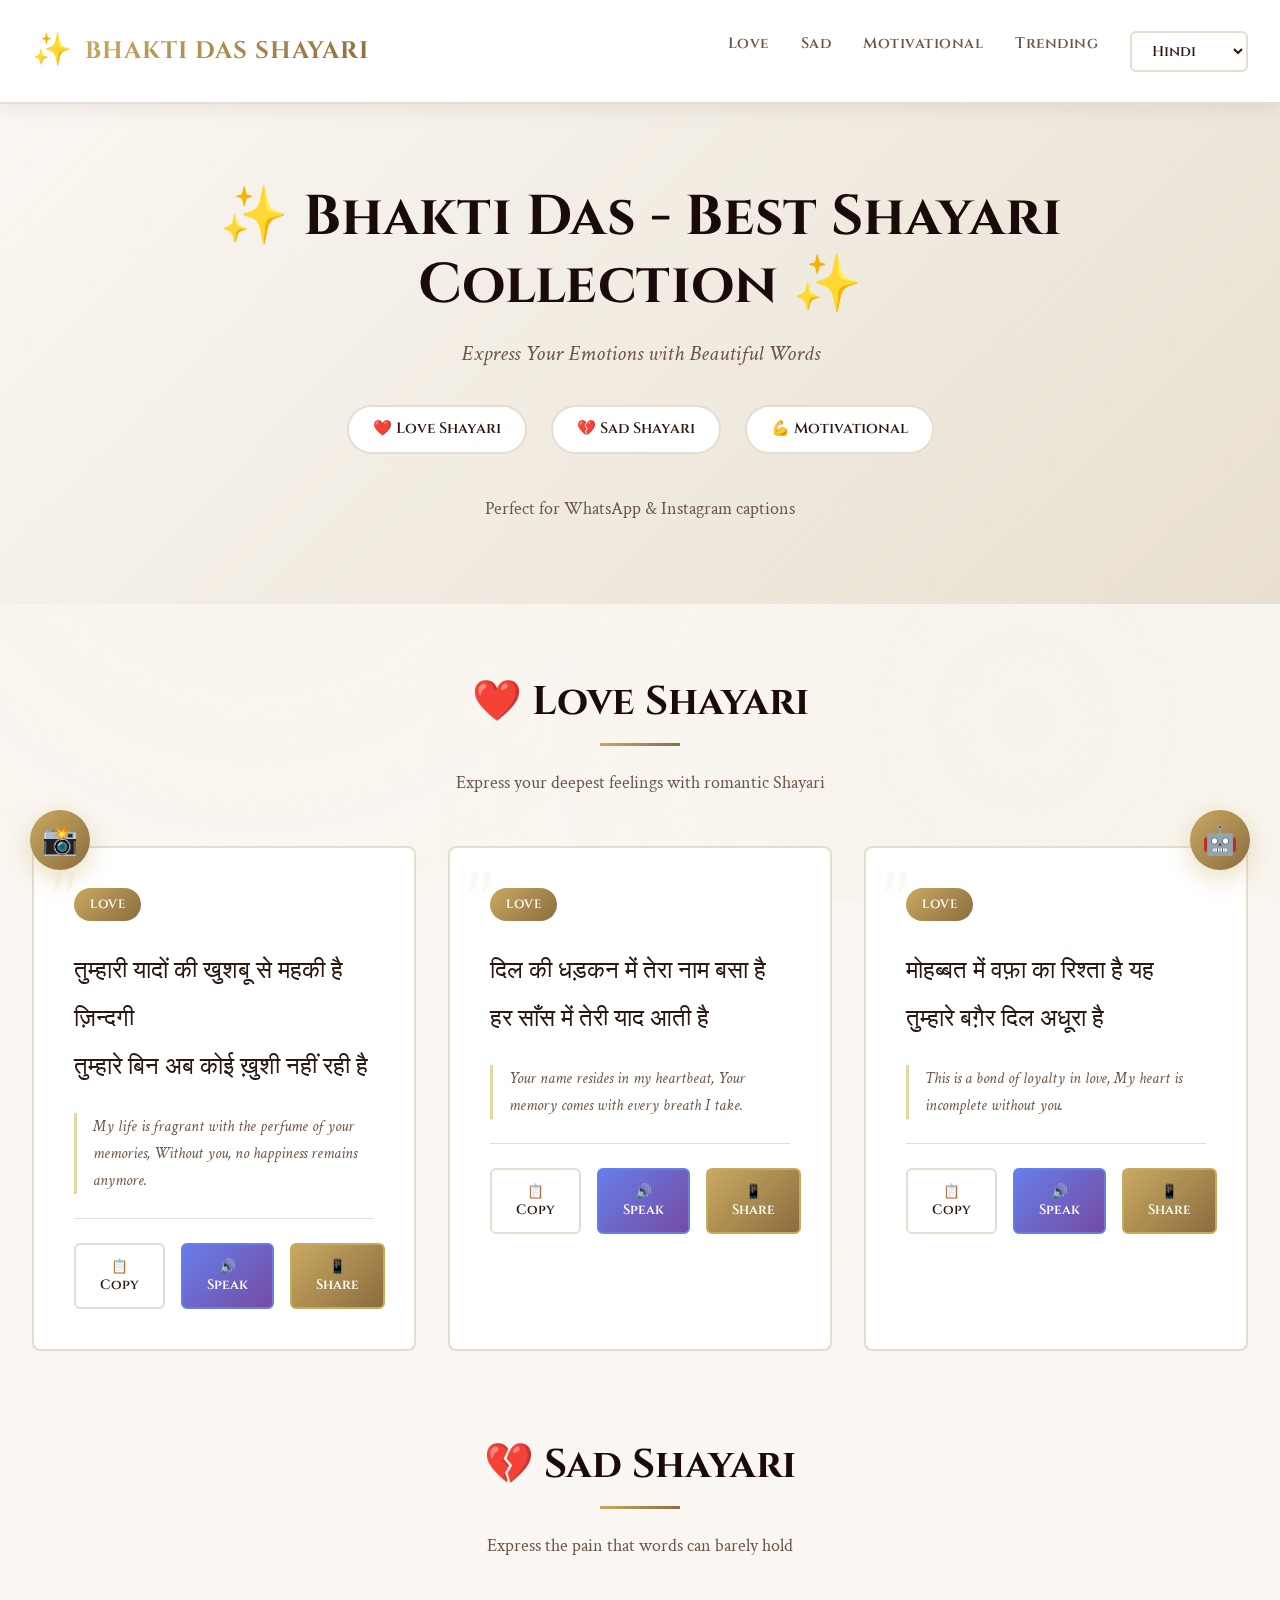
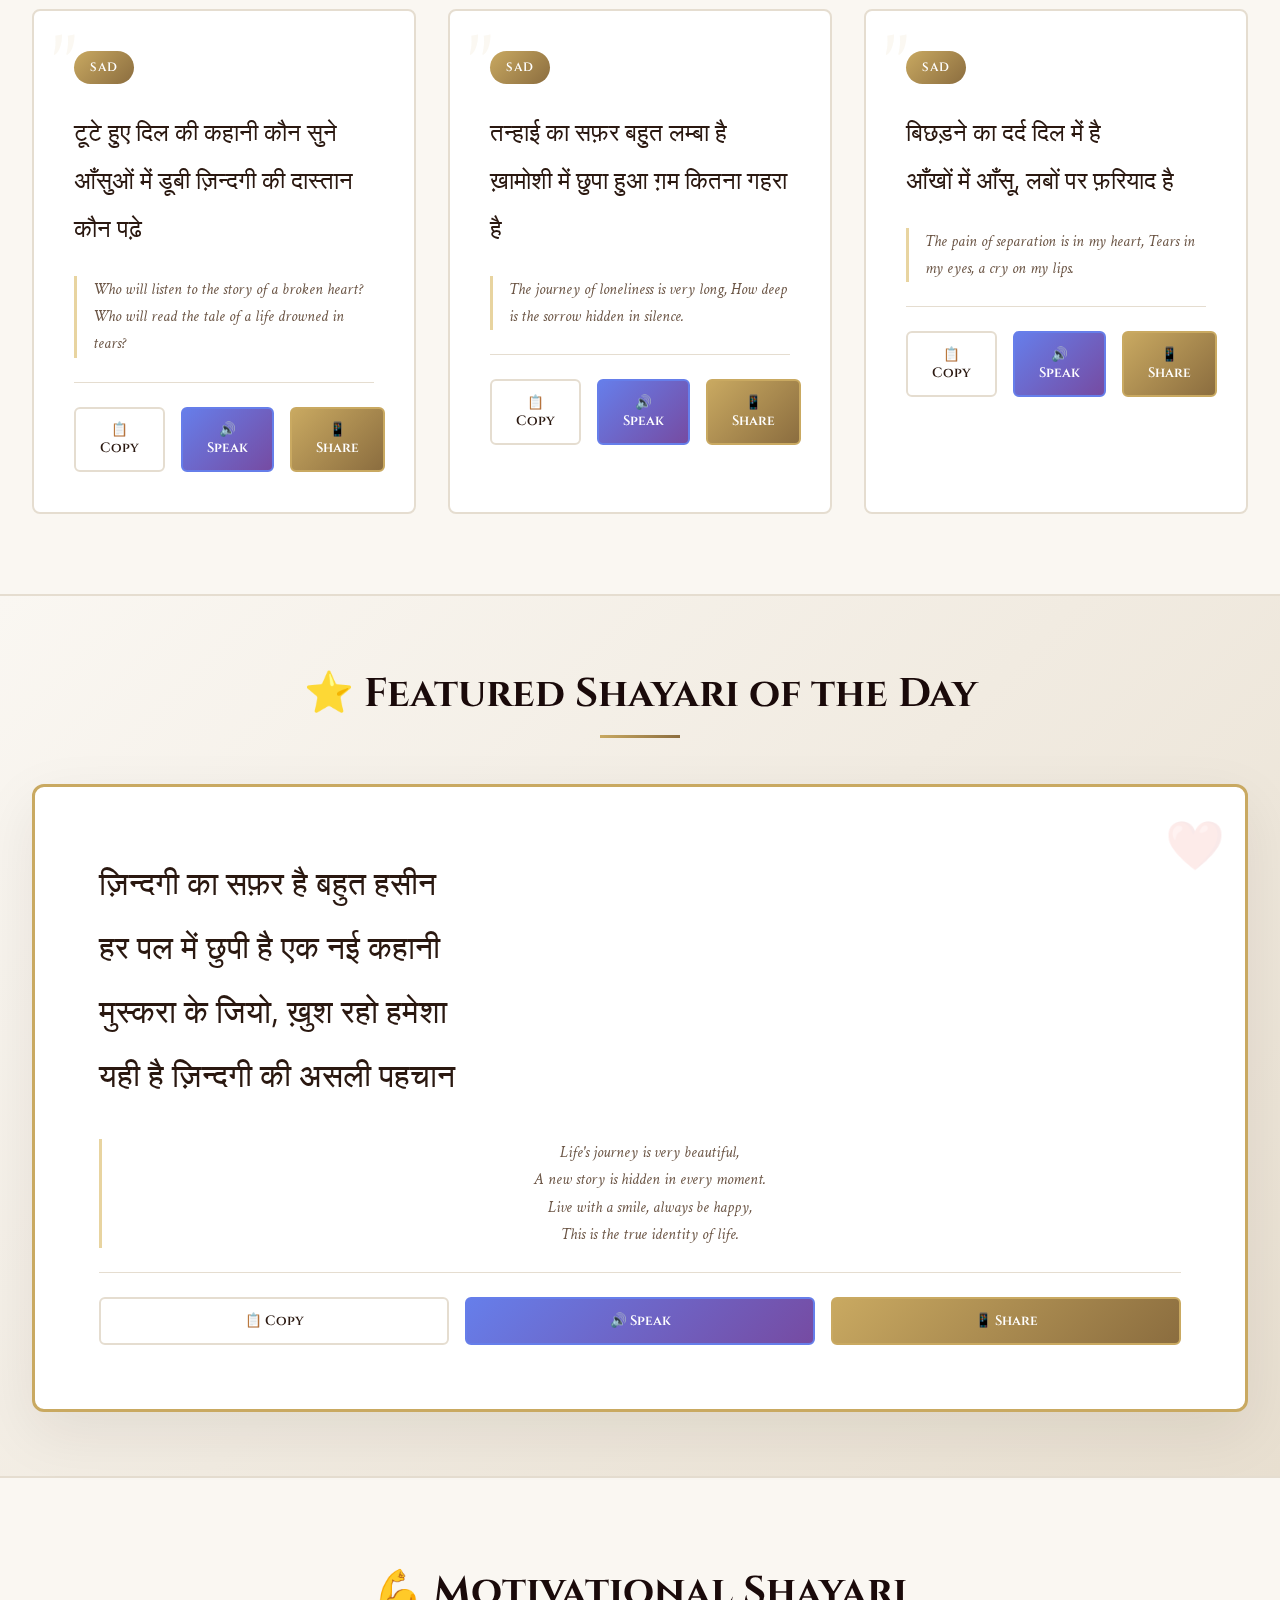
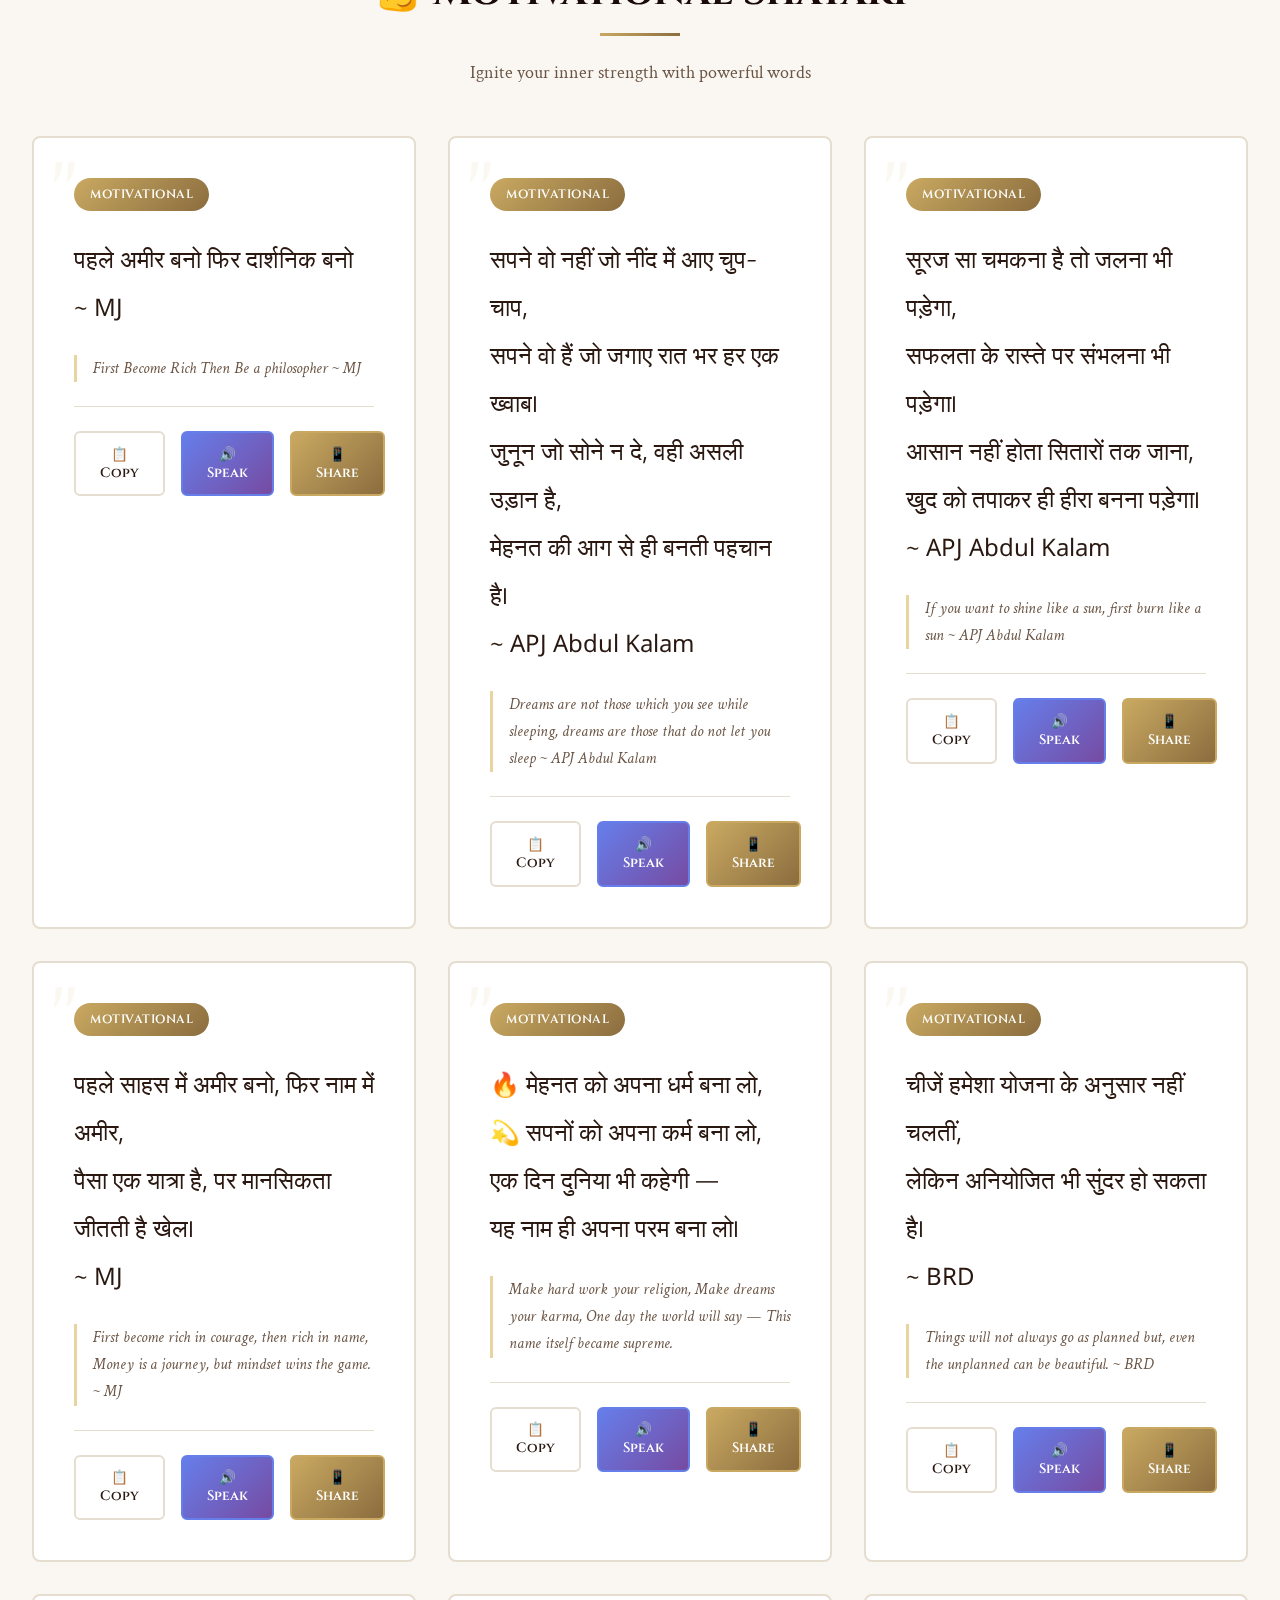
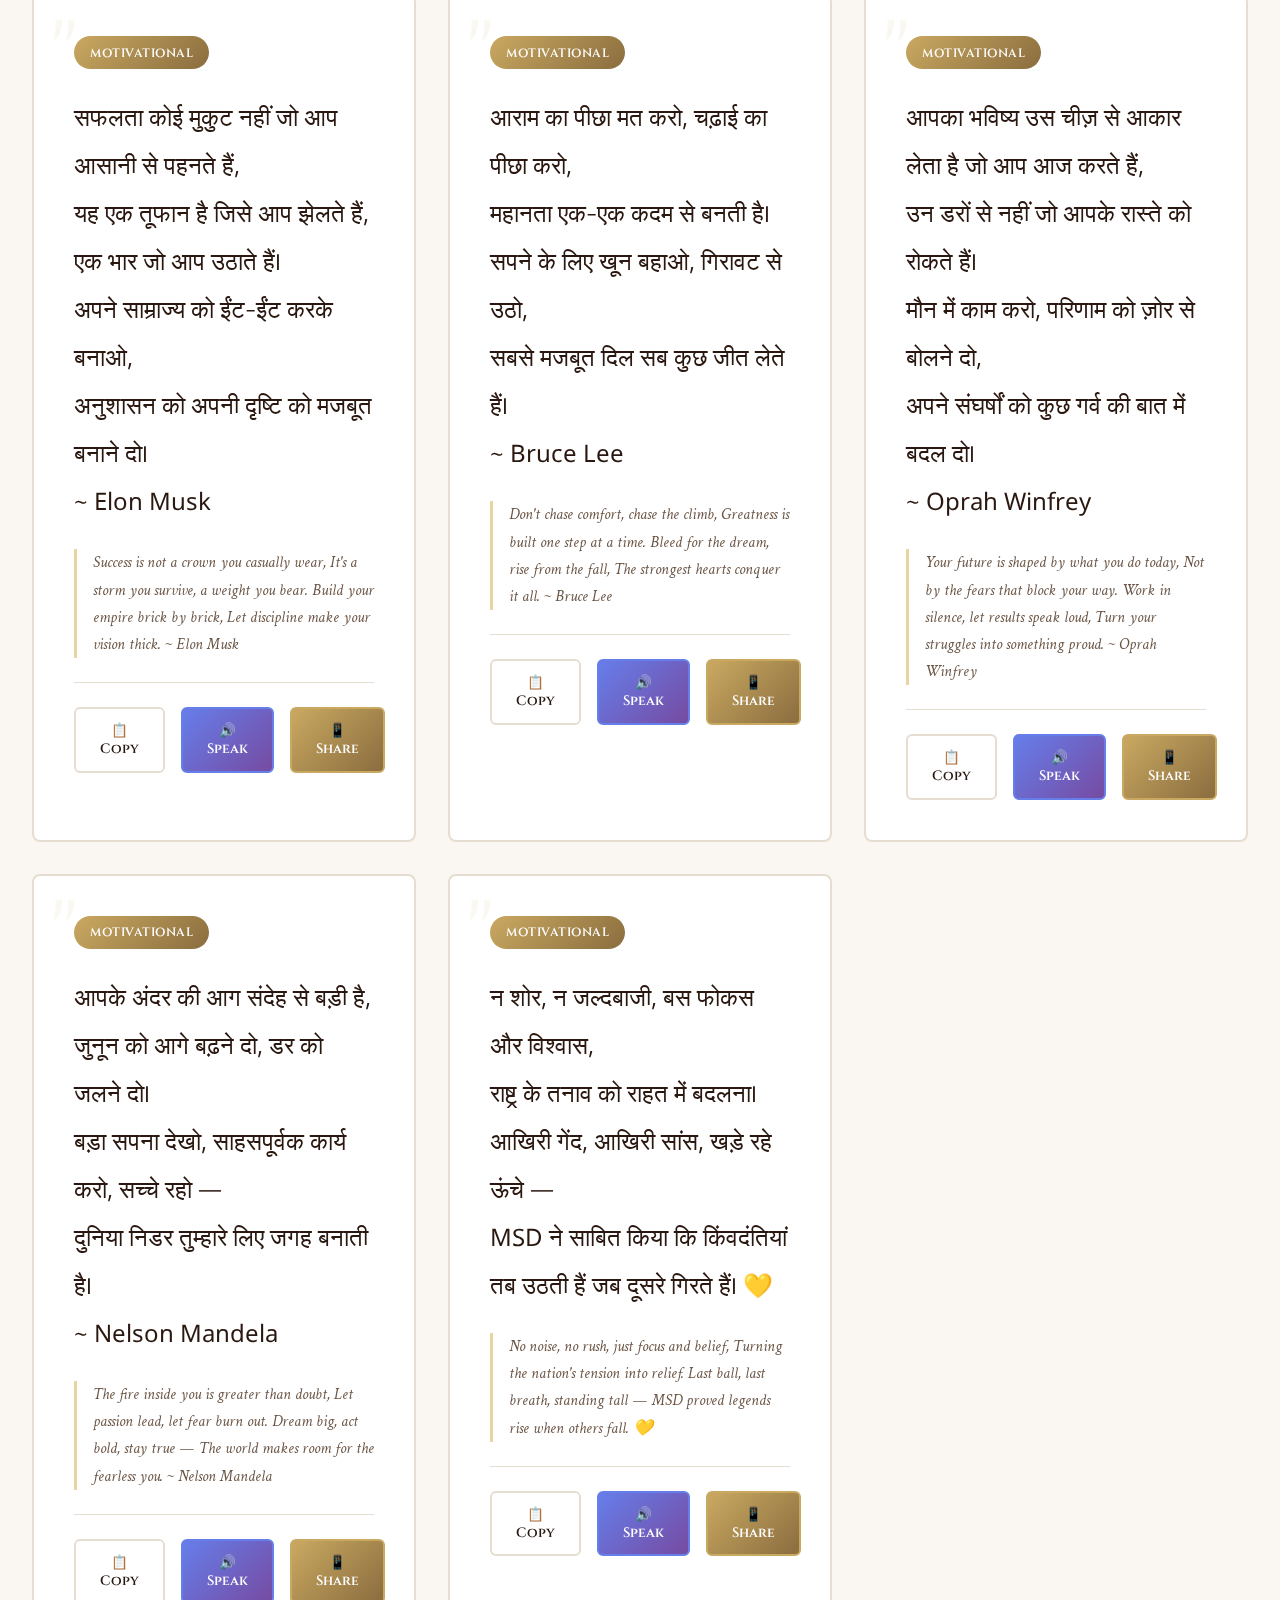
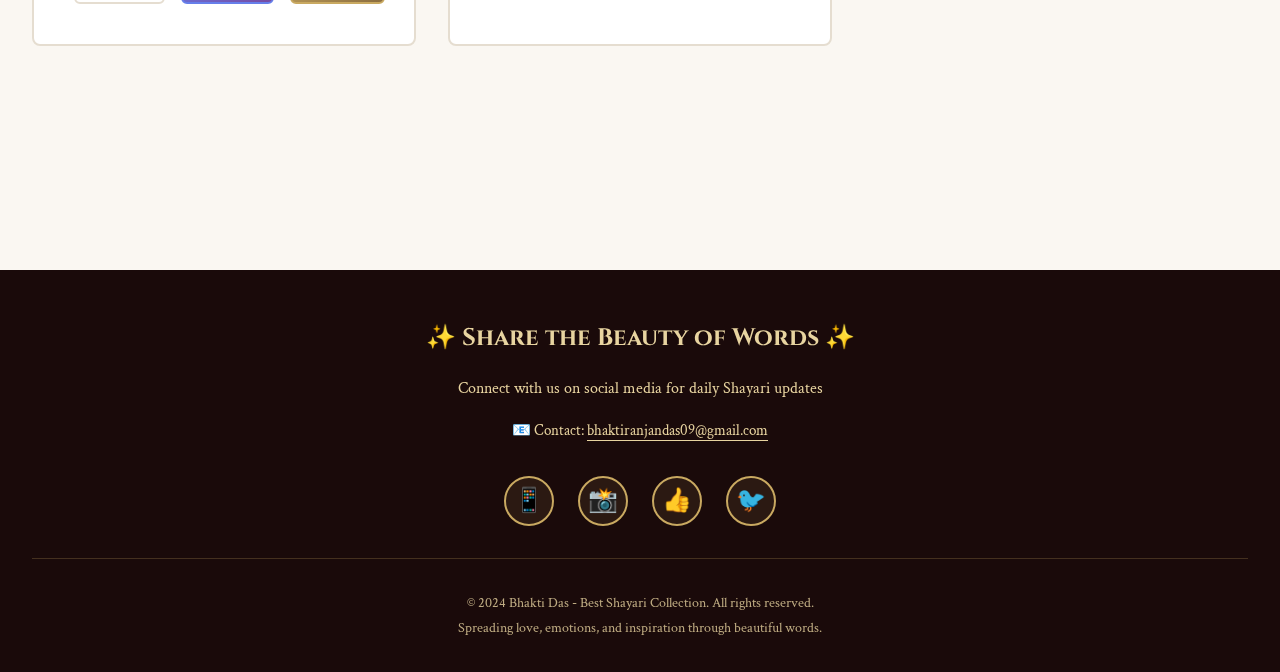
<file: BHAKTI3.HTML>
<!DOCTYPE html>
<html lang="en">
<head>
    <meta charset="UTF-8">
    <meta name="viewport" content="width=device-width, initial-scale=1.0">
    <title>✨ Bhakti Das - Best Shayari Collection | Love, Sad & Motivational Shayari</title>
    <meta name="description" content="Bhakti Das - Discover the finest collection of Hindi & Urdu Shayari - Love, Sad, and Motivational. Perfect for WhatsApp & Instagram captions.">
    
    <link rel="preconnect" href="https://fonts.googleapis.com">
    <link rel="preconnect" href="https://fonts.gstatic.com" crossorigin>
    <link href="https://fonts.googleapis.com/css2?family=Cinzel:wght@400;600;700&family=Crimson+Text:ital,wght@0,400;0,600;1,400&family=Noto+Nastaliq+Urdu:wght@400;500;600;700&family=Noto+Sans+Oriya:wght@400;500;600;700&display=swap" rel="stylesheet">
    
    <style>
        :root {
            --primary: #1a0a0a;
            --accent: #c9a961;
            --accent-light: #e8d4a0;
            --bg-primary: #faf7f2;
            --bg-card: #ffffff;
            --text-primary: #2a1810;
            --text-secondary: #6b5545;
            --border: #e5ddd0;
            --shadow: rgba(42, 24, 16, 0.08);
            --gradient-1: linear-gradient(135deg, #c9a961 0%, #8b6d3f 100%);
            --gradient-2: linear-gradient(135deg, #faf7f2 0%, #e8dfd0 100%);
        }

        * {
            margin: 0;
            padding: 0;
            box-sizing: border-box;
        }

        body {
            font-family: 'Crimson Text', serif;
            background: var(--bg-primary);
            color: var(--text-primary);
            line-height: 1.7;
            overflow-x: hidden;
        }

        /* Decorative background pattern */
        body::before {
            content: '';
            position: fixed;
            top: 0;
            left: 0;
            right: 0;
            bottom: 0;
            background-image: 
                radial-gradient(circle at 20% 50%, rgba(201, 169, 97, 0.03) 0%, transparent 50%),
                radial-gradient(circle at 80% 80%, rgba(201, 169, 97, 0.04) 0%, transparent 50%);
            pointer-events: none;
            z-index: -1;
        }

        /* Animated grain texture */
        body::after {
            content: '';
            position: fixed;
            top: -50%;
            left: -50%;
            right: -50%;
            bottom: -50%;
            background-image: url("data:image/svg+xml,%3Csvg viewBox='0 0 400 400' xmlns='http://www.w3.org/2000/svg'%3E%3Cfilter id='noiseFilter'%3E%3CfeTurbulence type='fractalNoise' baseFrequency='0.9' numOctaves='3' stitchTiles='stitch'/%3E%3C/filter%3E%3Crect width='100%25' height='100%25' filter='url(%23noiseFilter)' opacity='0.03'/%3E%3C/svg%3E");
            pointer-events: none;
            opacity: 0.4;
            z-index: -1;
            animation: grain 8s steps(10) infinite;
        }

        @keyframes grain {
            0%, 100% { transform: translate(0, 0); }
            10% { transform: translate(-5%, -10%); }
            30% { transform: translate(3%, -15%); }
            50% { transform: translate(12%, 9%); }
            70% { transform: translate(9%, 4%); }
            90% { transform: translate(-1%, 7%); }
        }

        /* Header */
        header {
            background: var(--bg-card);
            border-bottom: 2px solid var(--border);
            box-shadow: 0 4px 20px var(--shadow);
            position: sticky;
            top: 0;
            z-index: 100;
            animation: slideDown 0.6s ease-out;
        }

        @keyframes slideDown {
            from {
                transform: translateY(-100%);
                opacity: 0;
            }
            to {
                transform: translateY(0);
                opacity: 1;
            }
        }

        .header-content {
            max-width: 1400px;
            margin: 0 auto;
            padding: 1.5rem 2rem;
            display: flex;
            justify-content: space-between;
            align-items: center;
            gap: 2rem;
        }

        .logo {
            display: flex;
            align-items: center;
            gap: 0.8rem;
        }

        .logo-icon {
            font-size: 2rem;
            animation: float 3s ease-in-out infinite;
        }

        @keyframes float {
            0%, 100% { transform: translateY(0px); }
            50% { transform: translateY(-5px); }
        }

        .logo-text {
            font-family: 'Cinzel', serif;
            font-size: 1.5rem;
            font-weight: 700;
            background: var(--gradient-1);
            -webkit-background-clip: text;
            -webkit-text-fill-color: transparent;
            background-clip: text;
            letter-spacing: 1px;
        }

        nav {
            display: flex;
            gap: 2rem;
        }

        nav a {
            font-family: 'Cinzel', serif;
            color: var(--text-secondary);
            text-decoration: none;
            font-size: 0.95rem;
            font-weight: 600;
            letter-spacing: 0.5px;
            transition: all 0.3s ease;
            position: relative;
        }

        nav a::after {
            content: '';
            position: absolute;
            bottom: -4px;
            left: 0;
            width: 0;
            height: 2px;
            background: var(--gradient-1);
            transition: width 0.3s ease;
        }

        nav a:hover {
            color: var(--accent);
        }

        nav a:hover::after {
            width: 100%;
        }

        /* Hero Section */
        .hero {
            padding: 5rem 2rem;
            text-align: center;
            background: var(--gradient-2);
            position: relative;
            overflow: hidden;
        }

        .hero::before {
            content: '';
            position: absolute;
            top: 0;
            left: 0;
            right: 0;
            bottom: 0;
            background-image: url("data:image/svg+xml,%3Csvg width='60' height='60' viewBox='0 0 60 60' xmlns='http://www.w3.org/2000/svg'%3E%3Cpath d='M30 0l2 2-2 2-2-2zm0 56l2 2-2 2-2-2z' fill='%23c9a961' fill-opacity='0.05'/%3E%3C/svg%3E");
            opacity: 0.3;
        }

        .hero-content {
            max-width: 900px;
            margin: 0 auto;
            position: relative;
            z-index: 1;
            animation: fadeInUp 0.8s ease-out 0.2s both;
        }

        @keyframes fadeInUp {
            from {
                opacity: 0;
                transform: translateY(30px);
            }
            to {
                opacity: 1;
                transform: translateY(0);
            }
        }

        .hero-title {
            font-family: 'Cinzel', serif;
            font-size: 3.5rem;
            font-weight: 700;
            margin-bottom: 1rem;
            line-height: 1.2;
            color: var(--primary);
        }

        .hero-subtitle {
            font-size: 1.4rem;
            color: var(--text-secondary);
            margin-bottom: 2rem;
            font-style: italic;
        }

        .hero-tags {
            display: flex;
            justify-content: center;
            gap: 1.5rem;
            flex-wrap: wrap;
            margin-bottom: 2.5rem;
        }

        .tag {
            display: inline-flex;
            align-items: center;
            gap: 0.5rem;
            padding: 0.6rem 1.5rem;
            background: var(--bg-card);
            border: 2px solid var(--border);
            border-radius: 50px;
            font-family: 'Cinzel', serif;
            font-weight: 600;
            font-size: 0.95rem;
            color: var(--text-primary);
            transition: all 0.3s ease;
            animation: fadeInUp 0.8s ease-out both;
        }

        .tag:nth-child(1) { animation-delay: 0.3s; }
        .tag:nth-child(2) { animation-delay: 0.4s; }
        .tag:nth-child(3) { animation-delay: 0.5s; }

        .tag:hover {
            transform: translateY(-3px);
            border-color: var(--accent);
            box-shadow: 0 8px 25px rgba(201, 169, 97, 0.2);
        }

        .cta-text {
            font-size: 1.1rem;
            color: var(--text-secondary);
            margin-top: 2rem;
        }

        /* Main Content */
        main {
            max-width: 1400px;
            margin: 0 auto;
            padding: 4rem 2rem;
        }

        .section {
            margin-bottom: 5rem;
        }

        .section-header {
            text-align: center;
            margin-bottom: 3rem;
            animation: fadeInUp 0.8s ease-out both;
        }

        .section-title {
            font-family: 'Cinzel', serif;
            font-size: 2.5rem;
            font-weight: 700;
            color: var(--primary);
            margin-bottom: 0.5rem;
            display: inline-block;
            position: relative;
        }

        .section-title::after {
            content: '';
            position: absolute;
            bottom: -10px;
            left: 50%;
            transform: translateX(-50%);
            width: 80px;
            height: 3px;
            background: var(--gradient-1);
        }

        .section-description {
            font-size: 1.1rem;
            color: var(--text-secondary);
            margin-top: 1.5rem;
        }

        /* Shayari Grid */
        .shayari-grid {
            display: grid;
            grid-template-columns: repeat(auto-fit, minmax(350px, 1fr));
            gap: 2rem;
        }

        .shayari-card {
            background: var(--bg-card);
            padding: 2.5rem;
            border: 2px solid var(--border);
            border-radius: 8px;
            transition: all 0.4s ease;
            position: relative;
            overflow: hidden;
            animation: fadeInUp 0.8s ease-out both;
        }

        .shayari-card:nth-child(1) { animation-delay: 0.1s; }
        .shayari-card:nth-child(2) { animation-delay: 0.2s; }
        .shayari-card:nth-child(3) { animation-delay: 0.3s; }
        .shayari-card:nth-child(4) { animation-delay: 0.4s; }
        .shayari-card:nth-child(5) { animation-delay: 0.5s; }
        .shayari-card:nth-child(6) { animation-delay: 0.6s; }

        .shayari-card::before {
            content: '"';
            position: absolute;
            top: 15px;
            left: 15px;
            font-size: 6rem;
            font-family: 'Cinzel', serif;
            color: var(--accent);
            opacity: 0.08;
            line-height: 1;
        }

        .shayari-card:hover {
            transform: translateY(-8px);
            box-shadow: 0 15px 40px var(--shadow);
            border-color: var(--accent);
        }

        .shayari-category {
            display: inline-block;
            padding: 0.4rem 1rem;
            background: var(--gradient-1);
            color: white;
            border-radius: 20px;
            font-family: 'Cinzel', serif;
            font-size: 0.75rem;
            font-weight: 600;
            letter-spacing: 0.5px;
            margin-bottom: 1.5rem;
            text-transform: uppercase;
        }

        .shayari-text {
            font-family: 'Noto Sans Oriya', 'Noto Nastaliq Urdu', serif;
            font-size: 1.5rem;
            line-height: 2;
            color: var(--text-primary);
            margin-bottom: 1.5rem;
            text-align: left;
            direction: ltr;
            position: relative;
            z-index: 1;
        }

        .shayari-translation {
            font-size: 1rem;
            color: var(--text-secondary);
            font-style: italic;
            margin-bottom: 1.5rem;
            padding-left: 1rem;
            border-left: 3px solid var(--accent-light);
        }

        .shayari-actions {
            display: flex;
            gap: 1rem;
            margin-top: 1.5rem;
            padding-top: 1.5rem;
            border-top: 1px solid var(--border);
        }

        .btn {
            flex: 1;
            padding: 0.8rem 1.5rem;
            border: 2px solid var(--border);
            background: transparent;
            color: var(--text-primary);
            border-radius: 6px;
            font-family: 'Cinzel', serif;
            font-size: 0.85rem;
            font-weight: 600;
            cursor: pointer;
            transition: all 0.3s ease;
            display: flex;
            align-items: center;
            justify-content: center;
            gap: 0.5rem;
        }

        .btn:hover {
            background: var(--gradient-1);
            border-color: var(--accent);
            color: white;
            transform: translateY(-2px);
        }

        .btn-primary {
            background: var(--gradient-1);
            border-color: var(--accent);
            color: white;
        }

        .btn-primary:hover {
            transform: scale(1.05);
            box-shadow: 0 8px 20px rgba(201, 169, 97, 0.3);
        }

        /* Featured Section */
        .featured {
            background: var(--gradient-2);
            padding: 4rem 2rem;
            margin: 5rem -2rem;
            border-top: 2px solid var(--border);
            border-bottom: 2px solid var(--border);
        }

        .featured-content {
            max-width: 1400px;
            margin: 0 auto;
        }

        .featured-shayari {
            background: var(--bg-card);
            padding: 4rem;
            border: 3px solid var(--accent);
            border-radius: 12px;
            text-align: center;
            box-shadow: 0 20px 60px var(--shadow);
            position: relative;
            overflow: hidden;
        }

        .featured-shayari::before {
            content: '❤️';
            position: absolute;
            top: 20px;
            right: 20px;
            font-size: 3rem;
            opacity: 0.1;
            animation: pulse 2s ease-in-out infinite;
        }

        @keyframes pulse {
            0%, 100% { transform: scale(1); opacity: 0.1; }
            50% { transform: scale(1.1); opacity: 0.15; }
        }

        .featured-shayari .shayari-text {
            font-size: 2rem;
            text-align: left;
            direction: ltr;
            margin-bottom: 2rem;
        }

        /* Footer */
        footer {
            background: var(--primary);
            color: var(--accent-light);
            padding: 3rem 2rem 2rem;
            margin-top: 5rem;
        }

        .footer-content {
            max-width: 1400px;
            margin: 0 auto;
            text-align: center;
        }

        .footer-title {
            font-family: 'Cinzel', serif;
            font-size: 1.5rem;
            margin-bottom: 1rem;
        }

        .footer-social {
            display: flex;
            justify-content: center;
            gap: 1.5rem;
            margin: 2rem 0;
        }

        .social-link {
            width: 50px;
            height: 50px;
            display: flex;
            align-items: center;
            justify-content: center;
            background: rgba(201, 169, 97, 0.1);
            border: 2px solid var(--accent);
            border-radius: 50%;
            color: var(--accent-light);
            text-decoration: none;
            font-size: 1.5rem;
            transition: all 0.3s ease;
        }

        .social-link:hover {
            background: var(--accent);
            color: var(--primary);
            transform: translateY(-5px) scale(1.1);
        }

        .footer-bottom {
            margin-top: 2rem;
            padding-top: 2rem;
            border-top: 1px solid rgba(201, 169, 97, 0.3);
            font-size: 0.9rem;
            opacity: 0.8;
        }

        /* Responsive */
        @media (max-width: 768px) {
            .header-content {
                flex-direction: column;
                gap: 1rem;
            }

            nav {
                flex-wrap: wrap;
                justify-content: center;
                gap: 1rem;
            }

            .hero-title {
                font-size: 2.5rem;
            }

            .hero-subtitle {
                font-size: 1.1rem;
            }

            .shayari-grid {
                grid-template-columns: 1fr;
            }

            .shayari-text {
                font-size: 1.3rem;
            }

            .featured-shayari {
                padding: 2rem;
            }

            .featured-shayari .shayari-text {
                font-size: 1.5rem;
            }
        }

        /* Copy notification */
        .copy-notification {
            position: fixed;
            bottom: 30px;
            right: 30px;
            background: var(--primary);
            color: var(--accent-light);
            padding: 1rem 2rem;
            border-radius: 8px;
            box-shadow: 0 8px 30px rgba(0, 0, 0, 0.3);
            font-family: 'Cinzel', serif;
            font-weight: 600;
            opacity: 0;
            transform: translateY(20px);
            transition: all 0.3s ease;
            pointer-events: none;
            z-index: 1000;
        }

        .copy-notification.show {
            opacity: 1;
            transform: translateY(0);
        }

        /* Screenshot Button */
        .screenshot-btn {
            position: fixed;
            bottom: 30px;
            left: 30px;
            width: 60px;
            height: 60px;
            background: var(--gradient-1);
            border: none;
            border-radius: 50%;
            color: white;
            font-size: 1.8rem;
            cursor: pointer;
            box-shadow: 0 8px 25px rgba(201, 169, 97, 0.4);
            transition: all 0.3s ease;
            z-index: 1000;
            display: flex;
            align-items: center;
            justify-content: center;
        }

        .screenshot-btn:hover {
            transform: scale(1.1);
            box-shadow: 0 12px 35px rgba(201, 169, 97, 0.6);
        }

        /* AI Chatbot */
        .chatbot-container {
            position: fixed;
            bottom: 110px;
            right: 30px;
            width: 380px;
            max-height: 500px;
            background: var(--bg-card);
            border: 2px solid var(--accent);
            border-radius: 16px;
            box-shadow: 0 15px 50px var(--shadow);
            display: none;
            flex-direction: column;
            z-index: 1000;
            overflow: hidden;
        }

        .chatbot-container.active {
            display: flex;
        }

        .chatbot-header {
            background: var(--gradient-1);
            color: white;
            padding: 1rem 1.5rem;
            font-family: 'Cinzel', serif;
            font-weight: 600;
            display: flex;
            justify-content: space-between;
            align-items: center;
        }

        .chatbot-close {
            background: none;
            border: none;
            color: white;
            font-size: 1.5rem;
            cursor: pointer;
            padding: 0;
            width: 30px;
            height: 30px;
        }

        .chatbot-messages {
            flex: 1;
            padding: 1.5rem;
            overflow-y: auto;
            max-height: 350px;
        }

        .chat-message {
            margin-bottom: 1rem;
            padding: 0.8rem 1rem;
            border-radius: 12px;
            font-size: 0.9rem;
            line-height: 1.5;
        }

        .chat-message.bot {
            background: var(--gradient-2);
            border-left: 3px solid var(--accent);
        }

        .chat-message.user {
            background: var(--accent-light);
            margin-left: 2rem;
            text-align: right;
        }

        .chatbot-input-area {
            padding: 1rem;
            border-top: 1px solid var(--border);
            display: flex;
            gap: 0.5rem;
        }

        .chatbot-input {
            flex: 1;
            padding: 0.8rem;
            border: 2px solid var(--border);
            border-radius: 8px;
            font-family: 'Crimson Text', serif;
            font-size: 0.95rem;
        }

        .chatbot-send {
            padding: 0.8rem 1.5rem;
            background: var(--gradient-1);
            border: none;
            border-radius: 8px;
            color: white;
            font-family: 'Cinzel', serif;
            font-weight: 600;
            cursor: pointer;
            transition: all 0.3s ease;
        }

        .chatbot-send:hover {
            transform: scale(1.05);
        }

        /* Chatbot Toggle Button */
        .chatbot-toggle {
            position: fixed;
            bottom: 30px;
            right: 30px;
            width: 60px;
            height: 60px;
            background: var(--gradient-1);
            border: none;
            border-radius: 50%;
            color: white;
            font-size: 1.8rem;
            cursor: pointer;
            box-shadow: 0 8px 25px rgba(201, 169, 97, 0.4);
            transition: all 0.3s ease;
            z-index: 1000;
            display: flex;
            align-items: center;
            justify-content: center;
        }

        .chatbot-toggle:hover {
            transform: scale(1.1);
            box-shadow: 0 12px 35px rgba(201, 169, 97, 0.6);
        }

        /* Speak Button in Cards */
        .btn-speak {
            background: linear-gradient(135deg, #667eea 0%, #764ba2 100%);
            border-color: #667eea;
            color: white;
        }

        .btn-speak:hover {
            transform: scale(1.05);
            box-shadow: 0 8px 20px rgba(102, 126, 234, 0.3);
        }

        /* Responsive adjustments */
        @media (max-width: 768px) {
            .chatbot-container {
                width: calc(100% - 40px);
                right: 20px;
                bottom: 100px;
            }

            .screenshot-btn {
                left: 20px;
                bottom: 20px;
                width: 50px;
                height: 50px;
                font-size: 1.5rem;
            }

            .chatbot-toggle {
                right: 20px;
                bottom: 20px;
                width: 50px;
                height: 50px;
                font-size: 1.5rem;
            }
        }
    </style>
</head>
<body>
    <!-- Header -->
    <header>
        <div class="header-content">
            <div class="logo">
                <span class="logo-icon">✨</span>
                <span class="logo-text">BHAKTI DAS SHAYARI</span>
            </div>
            <nav>
                <a href="#love">Love</a>
                <a href="#sad">Sad</a>
                <a href="#motivational">Motivational</a>
                <a href="#trending">Trending</a>
                <select id="languageSelector" onchange="changeLanguage()" style="font-family: 'Cinzel', serif; padding: 0.5rem 1rem; border: 2px solid var(--border); border-radius: 6px; background: var(--bg-card); color: var(--text-primary); font-weight: 600; cursor: pointer; font-size: 0.9rem;">
                    <option value="hindi">Hindi</option>
                    <option value="odia">Odia</option>
                    <option value="english">English</option>
                </select>
            </nav>
        </div>
    </header>

    <!-- Hero Section -->
    <section class="hero">
        <div class="hero-content">
            <h1 class="hero-title">✨ Bhakti Das - Best Shayari Collection ✨</h1>
            <p class="hero-subtitle">Express Your Emotions with Beautiful Words</p>
            <div class="hero-tags">
                <div class="tag">❤️ Love Shayari</div>
                <div class="tag">💔 Sad Shayari</div>
                <div class="tag">💪 Motivational</div>
            </div>
            <p class="cta-text">Perfect for WhatsApp & Instagram captions</p>
        </div>
    </section>

    <!-- Main Content -->
    <main>
        <!-- Love Shayari Section -->
        <section id="love" class="section">
            <div class="section-header">
                <h2 class="section-title">❤️ Love Shayari</h2>
                <p class="section-description">Express your deepest feelings with romantic Shayari</p>
            </div>
            <div class="shayari-grid">
                <div class="shayari-card">
                    <span class="shayari-category">Love</span>
                    <p class="shayari-text" 
                       data-hindi="तुम्हारी यादों की खुशबू से महकी है ज़िन्दगी<br>तुम्हारे बिन अब कोई ख़ुशी नहीं रही है"
                       data-odia="ତୁମ ସ୍ମୃତିର ସୁଗନ୍ଧରେ ମୋ ଜୀବନ ସୁଗନ୍ଧିତ<br>ତୁମ ବିନା ଆଉ କୌଣସି ଖୁସି ନାହିଁ"
                       data-english="My life is fragrant with your memories<br>Without you, no happiness remains">
                        तुम्हारी यादों की खुशबू से महकी है ज़िन्दगी
                        <br>तुम्हारे बिन अब कोई ख़ुशी नहीं रही है
                    </p>
                    <p class="shayari-translation">
                        My life is fragrant with the perfume of your memories,
                        Without you, no happiness remains anymore.
                    </p>
                    <div class="shayari-actions">
                        <button class="btn" onclick="copyShayari(this)">📋 Copy</button>
                        <button class="btn btn-primary" onclick="shareShayari(this)">📱 Share</button>
                    </div>
                </div>

                <div class="shayari-card">
                    <span class="shayari-category">Love</span>
                    <p class="shayari-text"
                       data-hindi="दिल की धड़कन में तेरा नाम बसा है<br>हर साँस में तेरी याद आती है"
                       data-odia="ମୋ ହୃଦୟର ଧଡ଼କଣରେ ତୁମର ନାମ ବସିଛି<br>ପ୍ରତି ଶ୍ୱାସରେ ତୁମକୁ ମନେ ପଡ଼େ"
                       data-english="Your name resides in my heartbeat<br>Your memory comes with every breath">
                        दिल की धड़कन में तेरा नाम बसा है
                        <br>हर साँस में तेरी याद आती है
                    </p>
                    <p class="shayari-translation">
                        Your name resides in my heartbeat,
                        Your memory comes with every breath I take.
                    </p>
                    <div class="shayari-actions">
                        <button class="btn" onclick="copyShayari(this)">📋 Copy</button>
                        <button class="btn btn-primary" onclick="shareShayari(this)">📱 Share</button>
                    </div>
                </div>

                <div class="shayari-card">
                    <span class="shayari-category">Love</span>
                    <p class="shayari-text"
                       data-hindi="मोहब्बत में वफ़ा का रिश्ता है यह<br>तुम्हारे बग़ैर दिल अधूरा है"
                       data-odia="ପ୍ରେମରେ ବିଶ୍ୱାସର ସମ୍ପର୍କ ଏହା<br>ତୁମ ବିନା ମୋ ହୃଦୟ ଅଧୂରା"
                       data-english="This is a bond of loyalty in love<br>My heart is incomplete without you">
                        मोहब्बत में वफ़ा का रिश्ता है यह
                        <br>तुम्हारे बग़ैर दिल अधूरा है
                    </p>
                    <p class="shayari-translation">
                        This is a bond of loyalty in love,
                        My heart is incomplete without you.
                    </p>
                    <div class="shayari-actions">
                        <button class="btn" onclick="copyShayari(this)">📋 Copy</button>
                        <button class="btn btn-primary" onclick="shareShayari(this)">📱 Share</button>
                    </div>
                </div>
            </div>
        </section>

        <!-- Sad Shayari Section -->
        <section id="sad" class="section">
            <div class="section-header">
                <h2 class="section-title">💔 Sad Shayari</h2>
                <p class="section-description">Express the pain that words can barely hold</p>
            </div>
            <div class="shayari-grid">
                <div class="shayari-card">
                    <span class="shayari-category">Sad</span>
                    <p class="shayari-text"
                       data-hindi="टूटे हुए दिल की कहानी कौन सुने<br>आँसुओं में डूबी ज़िन्दगी की दास्तान कौन पढ़े"
                       data-odia="ଭଙ୍ଗା ହୃଦୟର କାହାଣୀ କିଏ ଶୁଣିବ<br>ଲୁହରେ ବୁଡ଼ି ଯାଇଥିବା ଜୀବନର କଥା କିଏ ପଢ଼ିବ"
                       data-english="Who will listen to the story of a broken heart<br>Who will read the tale of a life drowned in tears">
                        टूटे हुए दिल की कहानी कौन सुने
                        <br>आँसुओं में डूबी ज़िन्दगी की दास्तान कौन पढ़े
                    </p>
                    <p class="shayari-translation">
                        Who will listen to the story of a broken heart?
                        Who will read the tale of a life drowned in tears?
                    </p>
                    <div class="shayari-actions">
                        <button class="btn" onclick="copyShayari(this)">📋 Copy</button>
                        <button class="btn btn-primary" onclick="shareShayari(this)">📱 Share</button>
                    </div>
                </div>

                <div class="shayari-card">
                    <span class="shayari-category">Sad</span>
                    <p class="shayari-text"
                       data-hindi="तन्हाई का सफ़र बहुत लम्बा है<br>ख़ामोशी में छुपा हुआ ग़म कितना गहरा है"
                       data-odia="ଏକୁଟିଆ ଯାତ୍ରା ବହୁତ ଲମ୍ବା<br>ନୀରବତାରେ ଲୁଚିଥିବା ଦୁଃଖ କେତେ ଗଭୀର"
                       data-english="The journey of loneliness is very long<br>How deep is the sorrow hidden in silence">
                        तन्हाई का सफ़र बहुत लम्बा है
                        <br>ख़ामोशी में छुपा हुआ ग़म कितना गहरा है
                    </p>
                    <p class="shayari-translation">
                        The journey of loneliness is very long,
                        How deep is the sorrow hidden in silence.
                    </p>
                    <div class="shayari-actions">
                        <button class="btn" onclick="copyShayari(this)">📋 Copy</button>
                        <button class="btn btn-primary" onclick="shareShayari(this)">📱 Share</button>
                    </div>
                </div>

                <div class="shayari-card">
                    <span class="shayari-category">Sad</span>
                    <p class="shayari-text"
                       data-hindi="बिछड़ने का दर्द दिल में है<br>आँखों में आँसू, लबों पर फ़रियाद है"
                       data-odia="ବିଛଡ଼ିବାର ଯନ୍ତ୍ରଣା ହୃଦୟରେ ଅଛି<br>ଆଖିରେ ଲୁହ, ଓଠରେ କାନ୍ଦଣା"
                       data-english="The pain of separation is in my heart<br>Tears in my eyes, a cry on my lips">
                        बिछड़ने का दर्द दिल में है
                        <br>आँखों में आँसू, लबों पर फ़रियाद है
                    </p>
                    <p class="shayari-translation">
                        The pain of separation is in my heart,
                        Tears in my eyes, a cry on my lips.
                    </p>
                    <div class="shayari-actions">
                        <button class="btn" onclick="copyShayari(this)">📋 Copy</button>
                        <button class="btn btn-primary" onclick="shareShayari(this)">📱 Share</button>
                    </div>
                </div>
            </div>
        </section>

        <!-- Featured Shayari -->
        <div class="featured">
            <div class="featured-content">
                <div class="section-header">
                    <h2 class="section-title">⭐ Featured Shayari of the Day</h2>
                </div>
                <div class="featured-shayari">
                    <p class="shayari-text"
                       data-hindi="ज़िन्दगी का सफ़र है बहुत हसीन<br>हर पल में छुपी है एक नई कहानी<br>मुस्करा के जियो, ख़ुश रहो हमेशा<br>यही है ज़िन्दगी की असली पहचान"
                       data-odia="ଜୀବନର ଯାତ୍ରା ବହୁତ ସୁନ୍ଦର<br>ପ୍ରତି କ୍ଷଣରେ ଲୁଚିଛି ଏକ ନୂଆ କାହାଣୀ<br>ହସି ହସି ବଞ୍ଚ, ସର୍ବଦା ଖୁସି ରୁହ<br>ଏହା ହିଁ ଜୀବନର ପ୍ରକୃତ ପରିଚୟ"
                       data-english="Life's journey is very beautiful<br>A new story is hidden in every moment<br>Live with a smile, always be happy<br>This is the true identity of life">
                        ज़िन्दगी का सफ़र है बहुत हसीन
                        <br>हर पल में छुपी है एक नई कहानी
                        <br>मुस्करा के जियो, ख़ुश रहो हमेशा
                        <br>यही है ज़िन्दगी की असली पहचान
                    </p>
                    <p class="shayari-translation">
                        Life's journey is very beautiful,<br>
                        A new story is hidden in every moment.<br>
                        Live with a smile, always be happy,<br>
                        This is the true identity of life.
                    </p>
                    <div class="shayari-actions">
                        <button class="btn" onclick="copyShayari(this)">📋 Copy</button>
                        <button class="btn btn-primary" onclick="shareShayari(this)">📱 Share</button>
                    </div>
                </div>
            </div>
        </div>

        <!-- Motivational Shayari Section -->
        <section id="motivational" class="section">
            <div class="section-header">
                <h2 class="section-title">💪 Motivational Shayari</h2>
                <p class="section-description">Ignite your inner strength with powerful words</p>
            </div>
            <div class="shayari-grid">
                <div class="shayari-card">
                    <span class="shayari-category">Motivational</span>
                    <p class="shayari-text"
                       data-hindi="पहले अमीर बनो फिर दार्शनिक बनो<br>~ MJ"
                       data-odia="ପ୍ରଥମେ ଧନୀ ହୁଅ ତାପରେ ଦାର୍ଶନିକ ହୁଅ<br>~ MJ"
                       data-english="First Become Rich Then Be a philosopher<br>~ MJ">
                        पहले अमीर बनो फिर दार्शनिक बनो
                        <br>~ MJ
                    </p>
                    <p class="shayari-translation">
                        First Become Rich Then Be a philosopher ~ MJ
                    </p>
                    <div class="shayari-actions">
                        <button class="btn" onclick="copyShayari(this)">📋 Copy</button>
                        <button class="btn btn-primary" onclick="shareShayari(this)">📱 Share</button>
                    </div>
                </div>

                <div class="shayari-card">
                    <span class="shayari-category">Motivational</span>
                    <p class="shayari-text"
                       data-hindi="सपने वो नहीं जो नींद में आए चुप-चाप,<br>सपने वो हैं जो जगाए रात भर हर एक ख्वाब।<br>जुनून जो सोने न दे, वही असली उड़ान है,<br>मेहनत की आग से ही बनती पहचान है।<br>~ APJ Abdul Kalam"
                       data-odia="ସ୍ୱପ୍ନ ସେଗୁଡ଼ିକ ନୁହେଁ ଯାହା ଶୋଇବା ସମୟରେ ଦେଖୁଛ,<br>ସ୍ୱପ୍ନ ସେଗୁଡ଼ିକ ଯାହା ତୁମକୁ ଶୋଇବାକୁ ଦିଏ ନାହିଁ।<br>~ APJ Abdul Kalam"
                       data-english="Dreams are not those which you see while sleeping,<br>dreams are those that do not let you sleep<br>~ APJ Abdul Kalam">
                        सपने वो नहीं जो नींद में आए चुप-चाप,
                        <br>सपने वो हैं जो जगाए रात भर हर एक ख्वाब।
                        <br>जुनून जो सोने न दे, वही असली उड़ान है,
                        <br>मेहनत की आग से ही बनती पहचान है।
                        <br>~ APJ Abdul Kalam
                    </p>
                    <p class="shayari-translation">
                        Dreams are not those which you see while sleeping, dreams are those that do not let you sleep ~ APJ Abdul Kalam
                    </p>
                    <div class="shayari-actions">
                        <button class="btn" onclick="copyShayari(this)">📋 Copy</button>
                        <button class="btn btn-primary" onclick="shareShayari(this)">📱 Share</button>
                    </div>
                </div>

                <div class="shayari-card">
                    <span class="shayari-category">Motivational</span>
                    <p class="shayari-text"
                       data-hindi="सूरज सा चमकना है तो जलना भी पड़ेगा,<br>सफलता के रास्ते पर संभलना भी पड़ेगा।<br>आसान नहीं होता सितारों तक जाना,<br>खुद को तपाकर ही हीरा बनना पड़ेगा।<br>~ APJ Abdul Kalam"
                       data-odia="ଯଦି ତୁମେ ସୂର୍ଯ୍ୟ ପରି ଚମକିବାକୁ ଚାହୁଁଛ,<br>ପ୍ରଥମେ ସୂର୍ଯ୍ୟ ପରି ଜଳିବାକୁ ପଡ଼ିବ<br>~ APJ Abdul Kalam"
                       data-english="If you want to shine like a sun,<br>first burn like a sun<br>~ APJ Abdul Kalam">
                        सूरज सा चमकना है तो जलना भी पड़ेगा,
                        <br>सफलता के रास्ते पर संभलना भी पड़ेगा।
                        <br>आसान नहीं होता सितारों तक जाना,
                        <br>खुद को तपाकर ही हीरा बनना पड़ेगा।
                        <br>~ APJ Abdul Kalam
                    </p>
                    <p class="shayari-translation">
                        If you want to shine like a sun, first burn like a sun ~ APJ Abdul Kalam
                    </p>
                    <div class="shayari-actions">
                        <button class="btn" onclick="copyShayari(this)">📋 Copy</button>
                        <button class="btn btn-primary" onclick="shareShayari(this)">📱 Share</button>
                    </div>
                </div>

                <div class="shayari-card">
                    <span class="shayari-category">Motivational</span>
                    <p class="shayari-text"
                       data-hindi="पहले साहस में अमीर बनो, फिर नाम में अमीर,<br>पैसा एक यात्रा है, पर मानसिकता जीतती है खेल।<br>~ MJ"
                       data-odia="ପ୍ରଥମେ ସାହସରେ ଧନୀ ହୁଅ, ତାପରେ ନାମରେ ଧନୀ,<br>ଟଙ୍କା ଏକ ଯାତ୍ରା, କିନ୍ତୁ ମାନସିକତା ଖେଳ ଜିତେ।<br>~ MJ"
                       data-english="First become rich in courage, then rich in name,<br>Money is a journey, but mindset wins the game.<br>~ MJ">
                        पहले साहस में अमीर बनो, फिर नाम में अमीर,
                        <br>पैसा एक यात्रा है, पर मानसिकता जीतती है खेल।
                        <br>~ MJ
                    </p>
                    <p class="shayari-translation">
                        First become rich in courage, then rich in name, Money is a journey, but mindset wins the game. ~ MJ
                    </p>
                    <div class="shayari-actions">
                        <button class="btn" onclick="copyShayari(this)">📋 Copy</button>
                        <button class="btn btn-primary" onclick="shareShayari(this)">📱 Share</button>
                    </div>
                </div>

                <div class="shayari-card">
                    <span class="shayari-category">Motivational</span>
                    <p class="shayari-text"
                       data-hindi="मेहनत को अपना धर्म बना लो, 💫<br>सपनों को अपना कर्म बना लो,<br>एक दिन दुनिया भी कहेगी —<br>यह नाम ही अपना परम बना लो। 🔥"
                       data-odia="ପରିଶ୍ରମକୁ ନିଜର ଧର୍ମ କର, 💫<br>ସ୍ୱପ୍ନକୁ ନିଜର କର୍ମ କର,<br>ଦିନେ ଦୁନିଆ ମଧ୍ୟ କହିବ —<br>ଏହି ନାମ ହିଁ ତୁମର ପରମ। 🔥"
                       data-english="Make hard work your religion, 💫<br>Make dreams your karma,<br>One day the world will say —<br>This name itself became supreme. 🔥">
                        🔥 मेहनत को अपना धर्म बना लो,
                        <br>💫 सपनों को अपना कर्म बना लो,
                        <br>एक दिन दुनिया भी कहेगी —
                        <br>यह नाम ही अपना परम बना लो।
                    </p>
                    <p class="shayari-translation">
                        Make hard work your religion, Make dreams your karma, One day the world will say — This name itself became supreme.
                    </p>
                    <div class="shayari-actions">
                        <button class="btn" onclick="copyShayari(this)">📋 Copy</button>
                        <button class="btn btn-primary" onclick="shareShayari(this)">📱 Share</button>
                    </div>
                </div>

                <div class="shayari-card">
                    <span class="shayari-category">Motivational</span>
                    <p class="shayari-text"
                       data-hindi="चीजें हमेशा योजना के अनुसार नहीं चलतीं,<br>लेकिन अनियोजित भी सुंदर हो सकता है।<br>~ BRD"
                       data-odia="ଜିନିଷ ସବୁବେଳେ ଯୋଜନା ଅନୁଯାୟୀ ହୁଏ ନାହିଁ,<br>କିନ୍ତୁ ଅଯୋଜିତ ମଧ୍ୟ ସୁନ୍ଦର ହୋଇପାରେ।<br>~ BRD"
                       data-english="Things will not always go as planned but,<br>even the unplanned can be beautiful.<br>~ BRD">
                        चीजें हमेशा योजना के अनुसार नहीं चलतीं,
                        <br>लेकिन अनियोजित भी सुंदर हो सकता है।
                        <br>~ BRD
                    </p>
                    <p class="shayari-translation">
                        Things will not always go as planned but, even the unplanned can be beautiful. ~ BRD
                    </p>
                    <div class="shayari-actions">
                        <button class="btn" onclick="copyShayari(this)">📋 Copy</button>
                        <button class="btn btn-primary" onclick="shareShayari(this)">📱 Share</button>
                    </div>
                </div>

                <div class="shayari-card">
                    <span class="shayari-category">Motivational</span>
                    <p class="shayari-text"
                       data-hindi="सफलता कोई मुकुट नहीं जो आप आसानी से पहनते हैं,<br>यह एक तूफान है जिसे आप झेलते हैं, एक भार जो आप उठाते हैं।<br>अपने साम्राज्य को ईंट-ईंट करके बनाओ,<br>अनुशासन को अपनी दृष्टि को मजबूत बनाने दो।<br>~ Elon Musk"
                       data-odia="ସଫଳତା କୌଣସି ମୁକୁଟ ନୁହେଁ ଯାହା ତୁମେ ସହଜରେ ପିନ୍ଧ,<br>ଏହା ଏକ ଝଡ଼ ଯାହାକୁ ତୁମେ ବଞ୍ଚ, ଏକ ଭାର ଯାହା ତୁମେ ବହନ କର।<br>ନିଜର ସାମ୍ରାଜ୍ୟକୁ ଇଟା-ଇଟା କରି ନିର୍ମାଣ କର।<br>~ Elon Musk"
                       data-english="Success is not a crown you casually wear,<br>It's a storm you survive, a weight you bear.<br>Build your empire brick by brick,<br>Let discipline make your vision thick.<br>~ Elon Musk">
                        सफलता कोई मुकुट नहीं जो आप आसानी से पहनते हैं,
                        <br>यह एक तूफान है जिसे आप झेलते हैं, एक भार जो आप उठाते हैं।
                        <br>अपने साम्राज्य को ईंट-ईंट करके बनाओ,
                        <br>अनुशासन को अपनी दृष्टि को मजबूत बनाने दो।
                        <br>~ Elon Musk
                    </p>
                    <p class="shayari-translation">
                        Success is not a crown you casually wear, It's a storm you survive, a weight you bear. Build your empire brick by brick, Let discipline make your vision thick. ~ Elon Musk
                    </p>
                    <div class="shayari-actions">
                        <button class="btn" onclick="copyShayari(this)">📋 Copy</button>
                        <button class="btn btn-primary" onclick="shareShayari(this)">📱 Share</button>
                    </div>
                </div>

                <div class="shayari-card">
                    <span class="shayari-category">Motivational</span>
                    <p class="shayari-text"
                       data-hindi="आराम का पीछा मत करो, चढ़ाई का पीछा करो,<br>महानता एक-एक कदम से बनती है।<br>सपने के लिए खून बहाओ, गिरावट से उठो,<br>सबसे मजबूत दिल सब कुछ जीत लेते हैं।<br>~ Bruce Lee"
                       data-odia="ଆରାମର ପଛେ ନ ଦୌଡ଼, ଆରୋହଣର ପଛେ ଦୌଡ଼,<br>ମହାନତା ଏକ ସମୟରେ ଗୋଟିଏ ପାହାଚ ନିର୍ମାଣ ହୁଏ।<br>ସ୍ୱପ୍ନ ପାଇଁ ରକ୍ତ ବହାଅ, ପତନରୁ ଉଠ।<br>~ Bruce Lee"
                       data-english="Don't chase comfort, chase the climb,<br>Greatness is built one step at a time.<br>Bleed for the dream, rise from the fall,<br>The strongest hearts conquer it all.<br>~ Bruce Lee">
                        आराम का पीछा मत करो, चढ़ाई का पीछा करो,
                        <br>महानता एक-एक कदम से बनती है।
                        <br>सपने के लिए खून बहाओ, गिरावट से उठो,
                        <br>सबसे मजबूत दिल सब कुछ जीत लेते हैं।
                        <br>~ Bruce Lee
                    </p>
                    <p class="shayari-translation">
                        Don't chase comfort, chase the climb, Greatness is built one step at a time. Bleed for the dream, rise from the fall, The strongest hearts conquer it all. ~ Bruce Lee
                    </p>
                    <div class="shayari-actions">
                        <button class="btn" onclick="copyShayari(this)">📋 Copy</button>
                        <button class="btn btn-primary" onclick="shareShayari(this)">📱 Share</button>
                    </div>
                </div>

                <div class="shayari-card">
                    <span class="shayari-category">Motivational</span>
                    <p class="shayari-text"
                       data-hindi="आपका भविष्य उस चीज़ से आकार लेता है जो आप आज करते हैं,<br>उन डरों से नहीं जो आपके रास्ते को रोकते हैं।<br>मौन में काम करो, परिणाम को ज़ोर से बोलने दो,<br>अपने संघर्षों को कुछ गर्व की बात में बदल दो।<br>~ Oprah Winfrey"
                       data-odia="ତୁମର ଭବିଷ୍ୟତ ଆଜି ତୁମେ କଣ କର ତାହା ଦ୍ୱାରା ଗଠିତ,<br>ଭୟ ଦ୍ୱାରା ନୁହେଁ ଯାହା ତୁମର ରାସ୍ତା ଅବରୋଧ କରେ।<br>ନୀରବରେ କାମ କର, ଫଳାଫଳ ଉଚ୍ଚ ସ୍ୱରରେ କୁହନ୍ତୁ।<br>~ Oprah Winfrey"
                       data-english="Your future is shaped by what you do today,<br>Not by the fears that block your way.<br>Work in silence, let results speak loud,<br>Turn your struggles into something proud.<br>~ Oprah Winfrey">
                        आपका भविष्य उस चीज़ से आकार लेता है जो आप आज करते हैं,
                        <br>उन डरों से नहीं जो आपके रास्ते को रोकते हैं।
                        <br>मौन में काम करो, परिणाम को ज़ोर से बोलने दो,
                        <br>अपने संघर्षों को कुछ गर्व की बात में बदल दो।
                        <br>~ Oprah Winfrey
                    </p>
                    <p class="shayari-translation">
                        Your future is shaped by what you do today, Not by the fears that block your way. Work in silence, let results speak loud, Turn your struggles into something proud. ~ Oprah Winfrey
                    </p>
                    <div class="shayari-actions">
                        <button class="btn" onclick="copyShayari(this)">📋 Copy</button>
                        <button class="btn btn-primary" onclick="shareShayari(this)">📱 Share</button>
                    </div>
                </div>

                <div class="shayari-card">
                    <span class="shayari-category">Motivational</span>
                    <p class="shayari-text"
                       data-hindi="आपके अंदर की आग संदेह से बड़ी है,<br>जुनून को आगे बढ़ने दो, डर को जलने दो।<br>बड़ा सपना देखो, साहसपूर्वक कार्य करो, सच्चे रहो —<br>दुनिया निडर तुम्हारे लिए जगह बनाती है।<br>~ Nelson Mandela"
                       data-odia="ତୁମ ଭିତରେ ଥିବା ଅଗ୍ନି ସନ୍ଦେହଠାରୁ ବଡ଼,<br>ଆଗ୍ରହକୁ ଆଗେଇ ନେବାକୁ ଦିଅ, ଭୟକୁ ଜଳିବାକୁ ଦିଅ।<br>ବଡ଼ ସ୍ୱପ୍ନ ଦେଖ, ସାହସିକ କାମ କର, ସତ୍ୟବାଦୀ ରୁହ।<br>~ Nelson Mandela"
                       data-english="The fire inside you is greater than doubt,<br>Let passion lead, let fear burn out.<br>Dream big, act bold, stay true —<br>The world makes room for the fearless you.<br>~ Nelson Mandela">
                        आपके अंदर की आग संदेह से बड़ी है,
                        <br>जुनून को आगे बढ़ने दो, डर को जलने दो।
                        <br>बड़ा सपना देखो, साहसपूर्वक कार्य करो, सच्चे रहो —
                        <br>दुनिया निडर तुम्हारे लिए जगह बनाती है।
                        <br>~ Nelson Mandela
                    </p>
                    <p class="shayari-translation">
                        The fire inside you is greater than doubt, Let passion lead, let fear burn out. Dream big, act bold, stay true — The world makes room for the fearless you. ~ Nelson Mandela
                    </p>
                    <div class="shayari-actions">
                        <button class="btn" onclick="copyShayari(this)">📋 Copy</button>
                        <button class="btn btn-primary" onclick="shareShayari(this)">📱 Share</button>
                    </div>
                </div>

                <div class="shayari-card">
                    <span class="shayari-category">Motivational</span>
                    <p class="shayari-text"
                       data-hindi="न शोर, न जल्दबाजी, बस फोकस और विश्वास,<br>राष्ट्र के तनाव को राहत में बदलना।<br>आखिरी गेंद, आखिरी सांस, खड़े रहे ऊंचे —<br>MSD ने साबित किया कि किंवदंतियां तब उठती हैं जब दूसरे गिरते हैं। 💛"
                       data-odia="କୌଣସି ଶବ୍ଦ ନାହିଁ, କୌଣସି ତତ୍ପରତା ନାହିଁ, କେବଳ ଧ୍ୟାନ ଏବଂ ବିଶ୍ୱାସ,<br>ରାଷ୍ଟ୍ରର ତନାବକୁ ସୁଖରେ ପରିଣତ କରିବା।<br>ଶେଷ ବଲ୍, ଶେଷ ଶ୍ୱାସ, ଉଚ୍ଚ ଠିଆ ହୋଇଛି —<br>MSD ପ୍ରମାଣ କଲା କିମ୍ବଦନ୍ତୀମାନେ ଉଠନ୍ତି ଯେତେବେଳେ ଅନ୍ୟମାନେ ପଡ଼ନ୍ତି। 💛"
                       data-english="No noise, no rush, just focus and belief,<br>Turning the nation's tension into relief.<br>Last ball, last breath, standing tall —<br>MSD proved legends rise when others fall. 💛">
                        न शोर, न जल्दबाजी, बस फोकस और विश्वास,
                        <br>राष्ट्र के तनाव को राहत में बदलना।
                        <br>आखिरी गेंद, आखिरी सांस, खड़े रहे ऊंचे —
                        <br>MSD ने साबित किया कि किंवदंतियां तब उठती हैं जब दूसरे गिरते हैं। 💛
                    </p>
                    <p class="shayari-translation">
                        No noise, no rush, just focus and belief, Turning the nation's tension into relief. Last ball, last breath, standing tall — MSD proved legends rise when others fall. 💛
                    </p>
                    <div class="shayari-actions">
                        <button class="btn" onclick="copyShayari(this)">📋 Copy</button>
                        <button class="btn btn-primary" onclick="shareShayari(this)">📱 Share</button>
                    </div>
                </div>
            </div>
        </section>
    </main>

    <!-- Screenshot Button -->
    <button class="screenshot-btn" onclick="takeScreenshot()" title="Take Screenshot">📸</button>

    <!-- AI Chatbot Toggle Button -->
    <button class="chatbot-toggle" onclick="toggleChatbot()" title="AI Assistant">🤖</button>

    <!-- AI Chatbot Container -->
    <div class="chatbot-container" id="chatbotContainer">
        <div class="chatbot-header">
            <span>🤖 Shayari Assistant</span>
            <button class="chatbot-close" onclick="toggleChatbot()">✕</button>
        </div>
        <div class="chatbot-messages" id="chatbotMessages">
            <div class="chat-message bot">
                Hi! I'm your Shayari Assistant. I can help you:
                <br>• Find shayari by category (Love, Sad, Motivational)
                <br>• Search by keywords
                <br>• Translate shayari
                <br>• Suggest perfect shayari for your mood
                <br><br>How can I help you today?
            </div>
        </div>
        <div class="chatbot-input-area">
            <input type="text" class="chatbot-input" id="chatbotInput" placeholder="Ask me anything..." onkeypress="handleChatKeyPress(event)">
            <button class="chatbot-send" onclick="sendChatMessage()">Send</button>
        </div>
    </div>

    <!-- Footer -->
    <footer>
        <div class="footer-content">
            <h3 class="footer-title">✨ Share the Beauty of Words ✨</h3>
            <p>Connect with us on social media for daily Shayari updates</p>
            <p style="margin-top: 1rem; font-size: 0.95rem;">
                📧 Contact: <a href="mailto:bhaktiranjandas09@gmail.com" style="color: var(--accent-light); text-decoration: none; border-bottom: 1px solid var(--accent-light);">bhaktiranjandas09@gmail.com</a>
            </p>
            <div class="footer-social">
                <a href="#" class="social-link" title="WhatsApp">📱</a>
                <a href="#" class="social-link" title="Instagram">📸</a>
                <a href="#" class="social-link" title="Facebook">👍</a>
                <a href="#" class="social-link" title="Twitter">🐦</a>
            </div>
            <div class="footer-bottom">
                <p>&copy; 2024 Bhakti Das - Best Shayari Collection. All rights reserved.</p>
                <p>Spreading love, emotions, and inspiration through beautiful words.</p>
            </div>
        </div>
    </footer>

    <!-- Copy Notification -->
    <div class="copy-notification" id="copyNotification">
        ✓ Shayari copied to clipboard!
    </div>

    <script>
        // Language Change Function
        function changeLanguage() {
            const language = document.getElementById('languageSelector').value;
            const shayariTexts = document.querySelectorAll('.shayari-text');
            
            shayariTexts.forEach(text => {
                const content = text.getAttribute(`data-${language}`);
                if (content) {
                    text.innerHTML = content;
                }
            });
        }

        // Add Speak Buttons to all Shayari Cards on Page Load
        document.addEventListener('DOMContentLoaded', function() {
            const allActionDivs = document.querySelectorAll('.shayari-actions');
            allActionDivs.forEach(actions => {
                // Check if speak button already exists
                if (!actions.querySelector('.btn-speak')) {
                    const copyBtn = actions.querySelector('.btn:not(.btn-primary)');
                    const speakBtn = document.createElement('button');
                    speakBtn.className = 'btn btn-speak';
                    speakBtn.onclick = function() { speakShayari(this); };
                    speakBtn.innerHTML = '🔊 Speak';
                    copyBtn.parentNode.insertBefore(speakBtn, copyBtn.nextSibling);
                }
            });
        });

        // Text-to-Speech Function
        function speakShayari(button) {
            const card = button.closest('.shayari-card') || button.closest('.featured-shayari');
            const shayariText = card.querySelector('.shayari-text').innerText;
            
            // Cancel any ongoing speech
            window.speechSynthesis.cancel();
            
            // Create speech synthesis
            const utterance = new SpeechSynthesisUtterance(shayariText);
            utterance.lang = 'hi-IN'; // Hindi language
            utterance.rate = 0.9; // Slightly slower for better clarity
            utterance.pitch = 1;
            
            // Speak
            window.speechSynthesis.speak(utterance);
            
            // Visual feedback
            button.innerHTML = '⏸️ Speaking...';
            button.style.background = 'linear-gradient(135deg, #f093fb 0%, #f5576c 100%)';
            
            utterance.onend = function() {
                button.innerHTML = '🔊 Speak';
                button.style.background = 'linear-gradient(135deg, #667eea 0%, #764ba2 100%)';
            };
        }

        // Screenshot Function using html2canvas
        async function takeScreenshot() {
            try {
                // Load html2canvas from CDN if not already loaded
                if (typeof html2canvas === 'undefined') {
                    const script = document.createElement('script');
                    script.src = 'https://cdnjs.cloudflare.com/ajax/libs/html2canvas/1.4.1/html2canvas.min.js';
                    document.head.appendChild(script);
                    
                    await new Promise((resolve) => {
                        script.onload = resolve;
                    });
                }

                // Capture the entire page
                const canvas = await html2canvas(document.body, {
                    allowTaint: true,
                    useCORS: true,
                    scrollY: -window.scrollY,
                    scrollX: -window.scrollX,
                });

                // Convert to blob and download
                canvas.toBlob(function(blob) {
                    const url = URL.createObjectURL(blob);
                    const a = document.createElement('a');
                    a.href = url;
                    a.download = `bhakti-das-shayari-${Date.now()}.png`;
                    a.click();
                    URL.revokeObjectURL(url);
                    
                    // Show notification
                    const notification = document.getElementById('copyNotification');
                    notification.textContent = '📸 Screenshot saved!';
                    notification.classList.add('show');
                    setTimeout(() => {
                        notification.classList.remove('show');
                        notification.textContent = '✓ Shayari copied to clipboard!';
                    }, 2500);
                });
            } catch (error) {
                alert('Screenshot feature requires internet connection to load. Please try again.');
            }
        }

        // Chatbot Functions
        function toggleChatbot() {
            const chatbot = document.getElementById('chatbotContainer');
            chatbot.classList.toggle('active');
            
            // Focus input when opened
            if (chatbot.classList.contains('active')) {
                document.getElementById('chatbotInput').focus();
            }
        }

        function handleChatKeyPress(event) {
            if (event.key === 'Enter') {
                sendChatMessage();
            }
        }

        function sendChatMessage() {
            const input = document.getElementById('chatbotInput');
            const message = input.value.trim();
            
            if (!message) return;
            
            // Add user message
            addChatMessage(message, 'user');
            input.value = '';
            
            // Generate bot response
            setTimeout(() => {
                const response = generateBotResponse(message);
                addChatMessage(response, 'bot');
            }, 500);
        }

        function addChatMessage(text, type) {
            const messagesContainer = document.getElementById('chatbotMessages');
            const messageDiv = document.createElement('div');
            messageDiv.className = `chat-message ${type}`;
            messageDiv.textContent = text;
            messagesContainer.appendChild(messageDiv);
            messagesContainer.scrollTop = messagesContainer.scrollHeight;
        }

        function generateBotResponse(message) {
            const lowerMessage = message.toLowerCase();
            
            // Love shayari keywords
            if (lowerMessage.includes('love') || lowerMessage.includes('mohabbat') || lowerMessage.includes('प्यार') || lowerMessage.includes('प्रेम')) {
                return "I found beautiful Love Shayari for you! Scroll to the ❤️ Love Shayari section to explore romantic verses that express deep emotions.";
            }
            
            // Sad shayari keywords
            if (lowerMessage.includes('sad') || lowerMessage.includes('dard') || lowerMessage.includes('दर्द') || lowerMessage.includes('दुख') || lowerMessage.includes('alone')) {
                return "I understand. Check out our 💔 Sad Shayari section where you'll find verses that beautifully express pain, loneliness, and heartbreak.";
            }
            
            // Motivational keywords
            if (lowerMessage.includes('motivat') || lowerMessage.includes('inspire') || lowerMessage.includes('success') || lowerMessage.includes('हिम्मत') || lowerMessage.includes('प्रेरणा')) {
                return "Looking for inspiration? Our 💪 Motivational Shayari section has powerful quotes from APJ Abdul Kalam, Elon Musk, Bruce Lee, and more to ignite your inner strength!";
            }
            
            // Language keywords
            if (lowerMessage.includes('hindi') || lowerMessage.includes('odia') || lowerMessage.includes('english') || lowerMessage.includes('language')) {
                return "You can change the language using the dropdown in the navigation bar! We support Hindi, Odia, and English. Just select your preferred language from the top menu.";
            }
            
            // Copy/Share keywords
            if (lowerMessage.includes('copy') || lowerMessage.includes('share') || lowerMessage.includes('whatsapp') || lowerMessage.includes('instagram')) {
                return "Each shayari card has Copy, Speak, and Share buttons. Click 📋 Copy to copy to clipboard, 🔊 Speak to hear it aloud, or 📱 Share to send via WhatsApp, Instagram, or other apps!";
            }
            
            // Screenshot keywords
            if (lowerMessage.includes('screenshot') || lowerMessage.includes('save') || lowerMessage.includes('download')) {
                return "Click the 📸 button at the bottom-left corner to take a screenshot of the entire page and save it to your device!";
            }
            
            // Contact keywords
            if (lowerMessage.includes('contact') || lowerMessage.includes('email') || lowerMessage.includes('reach')) {
                return "You can reach us at bhaktiranjandas09@gmail.com for any queries, suggestions, or collaborations!";
            }
            
            // Default response
            return "I can help you find shayari by category (Love, Sad, Motivational), change languages, or explain features like Copy, Share, and Screenshot. What would you like to know?";
        }

        // Copy Shayari Function
        function copyShayari(button) {
            const card = button.closest('.shayari-card');
            const shayariText = card.querySelector('.shayari-text').innerText;
            const translation = card.querySelector('.shayari-translation').innerText;
            const fullText = `${shayariText}\n\n${translation}\n\n✨ From: Bhakti Das - Best Shayari Collection`;
            
            navigator.clipboard.writeText(fullText).then(() => {
                showNotification();
            });
        }

        // Share Shayari Function
        function shareShayari(button) {
            const card = button.closest('.shayari-card');
            const shayariText = card.querySelector('.shayari-text').innerText;
            const translation = card.querySelector('.shayari-translation').innerText;
            const fullText = `${shayariText}\n\n${translation}\n\n✨ Bhakti Das - Best Shayari Collection`;
            
            if (navigator.share) {
                navigator.share({
                    title: 'Beautiful Shayari',
                    text: fullText
                }).catch(() => {
                    copyShayari(button);
                });
            } else {
                copyShayari(button);
            }
        }

        // Show Copy Notification
        function showNotification() {
            const notification = document.getElementById('copyNotification');
            notification.classList.add('show');
            setTimeout(() => {
                notification.classList.remove('show');
            }, 2500);
        }

        // Smooth Scroll
        document.querySelectorAll('a[href^="#"]').forEach(anchor => {
            anchor.addEventListener('click', function (e) {
                e.preventDefault();
                const target = document.querySelector(this.getAttribute('href'));
                if (target) {
                    target.scrollIntoView({
                        behavior: 'smooth',
                        block: 'start'
                    });
                }
            });
        });

        // Add scroll animation trigger
        const observerOptions = {
            threshold: 0.1,
            rootMargin: '0px 0px -50px 0px'
        };

        const observer = new IntersectionObserver((entries) => {
            entries.forEach(entry => {
                if (entry.isIntersecting) {
                    entry.target.style.opacity = '1';
                    entry.target.style.transform = 'translateY(0)';
                }
            });
        }, observerOptions);

        document.querySelectorAll('.shayari-card').forEach(card => {
            observer.observe(card);
        });
    </script>
</body>
</html>
</file>
